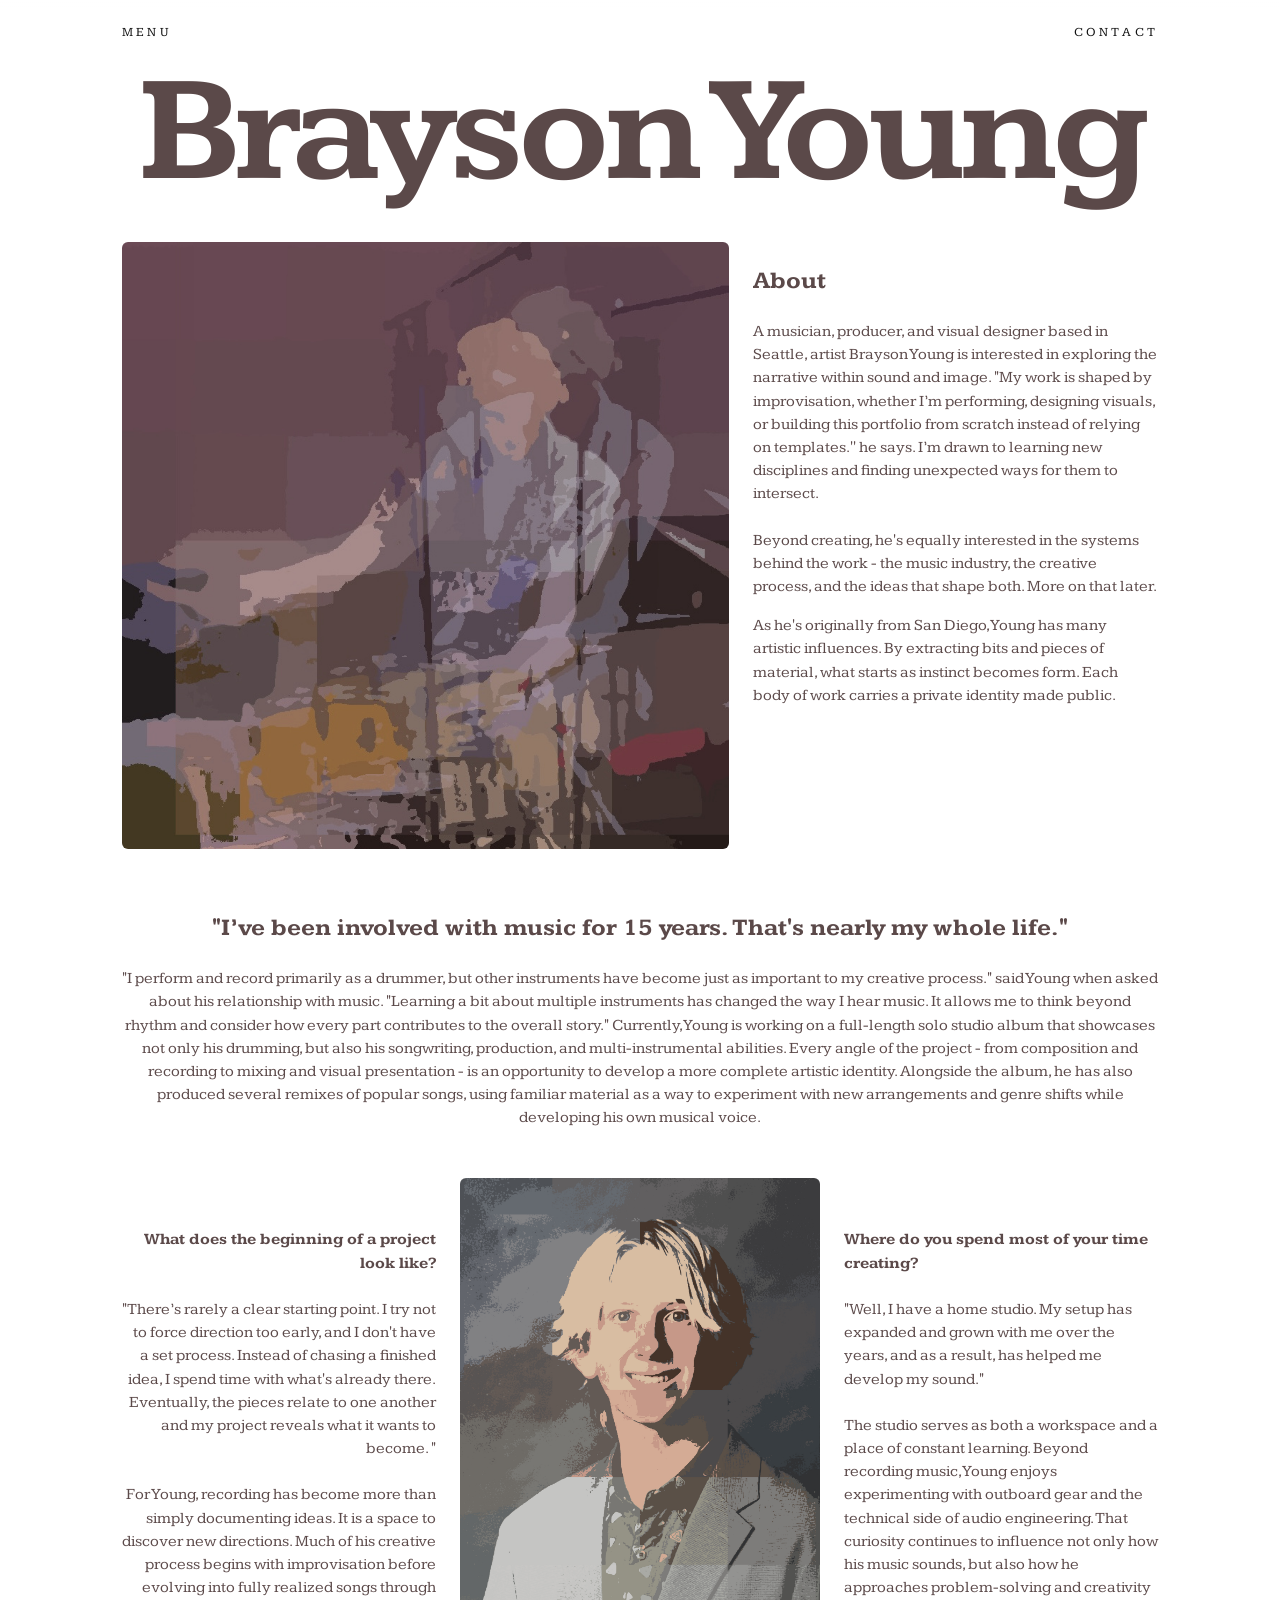
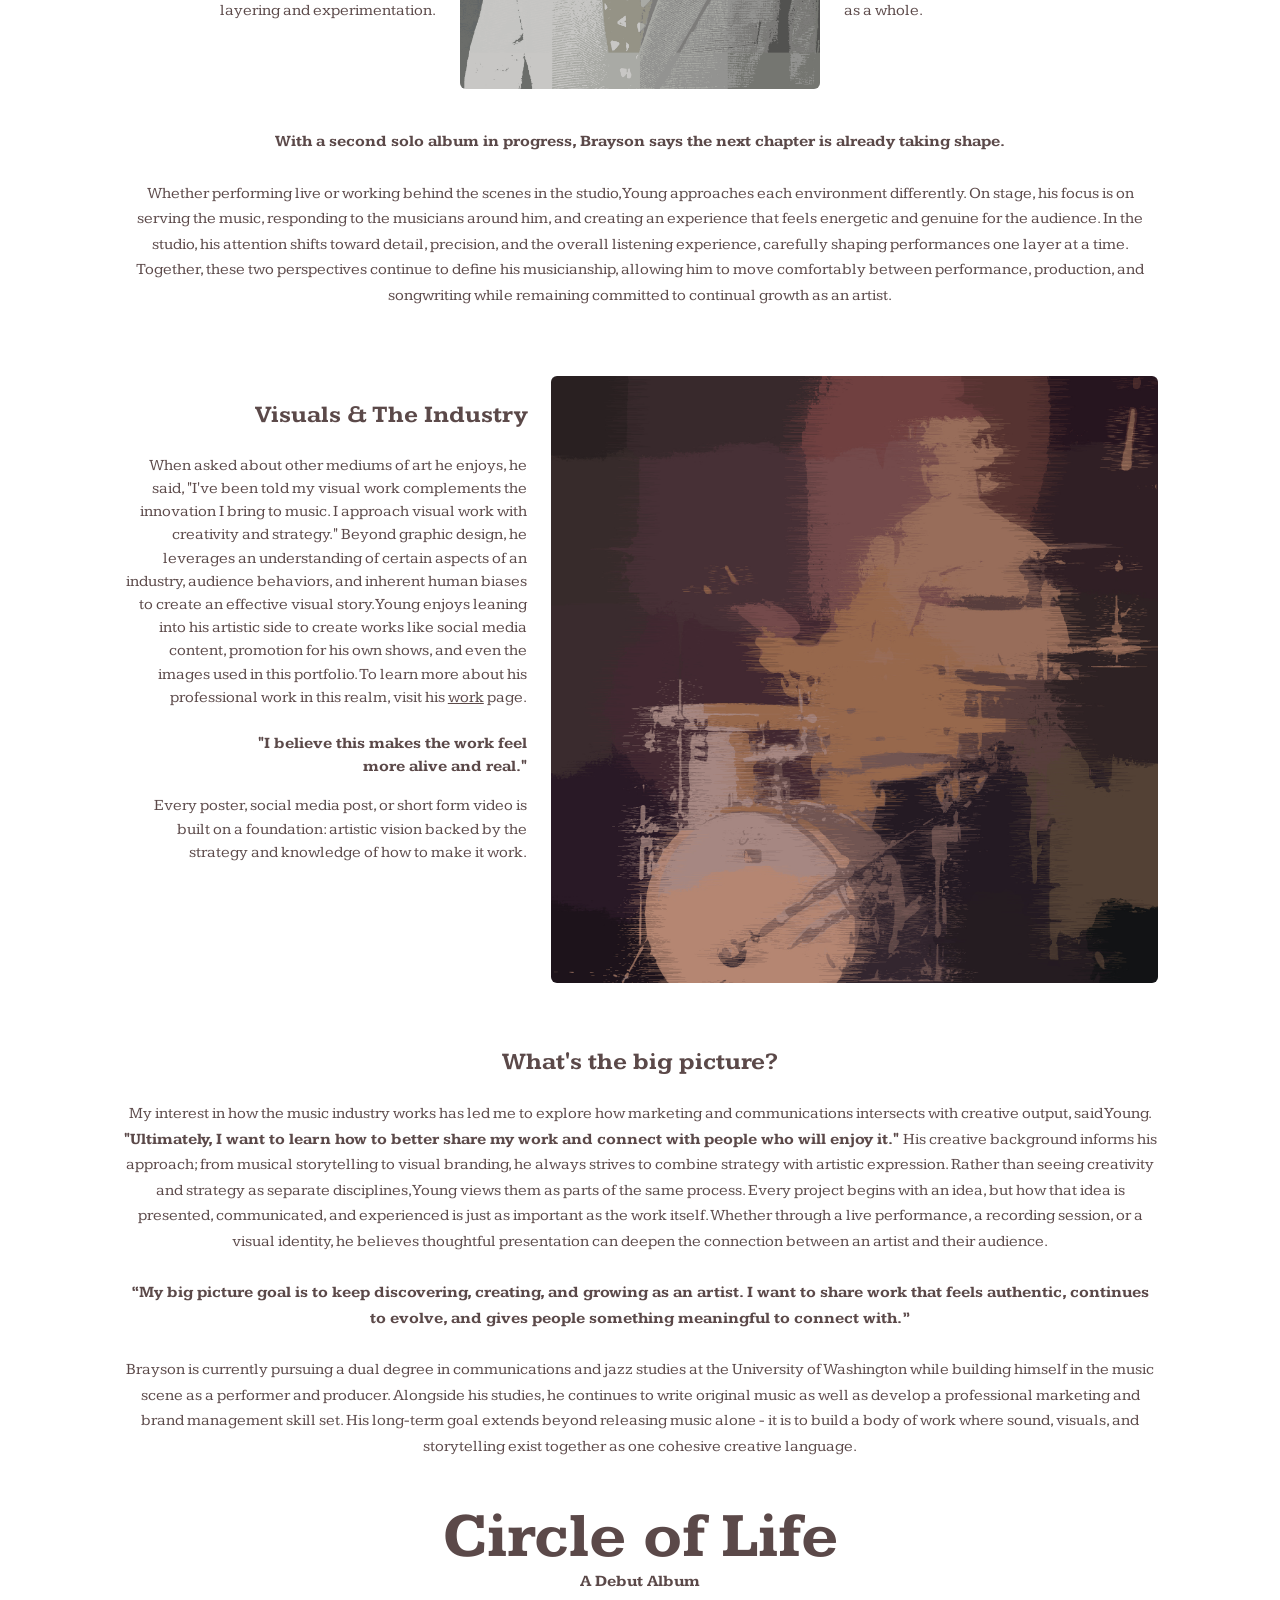
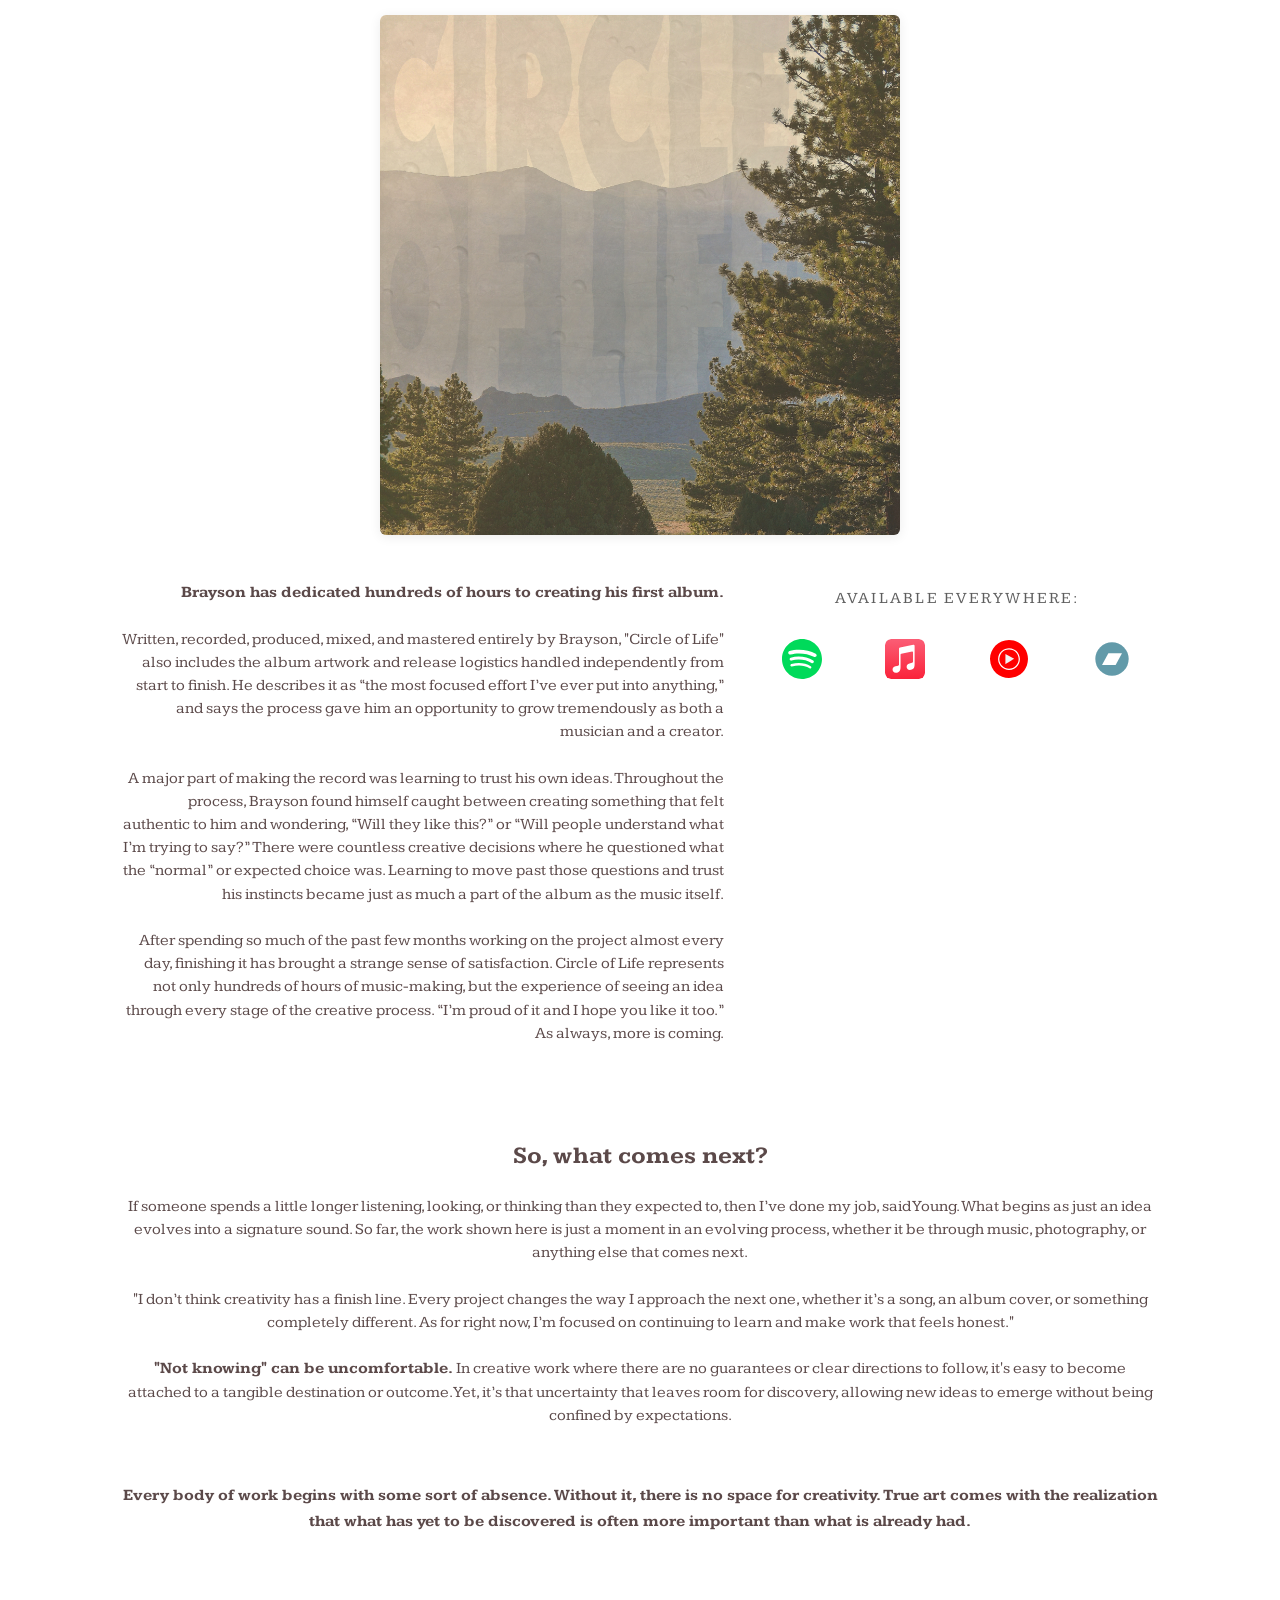
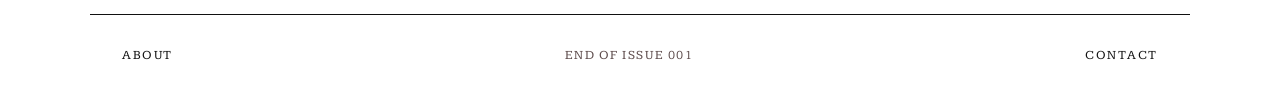
<file: index.html>
<!DOCTYPE html>
<html lang="en">
  <head>
<!-- Google tag (gtag.js) -->
<script async src="https://www.googletagmanager.com/gtag/js?id=G-VH6PL3EELV"></script>
<script>
  window.dataLayer = window.dataLayer || [];
  function gtag(){dataLayer.push(arguments);}
  gtag('js', new Date());

  gtag('config', 'G-VH6PL3EELV');
</script>







    <meta charset="UTF-8" />
    <meta name="viewport" content="width=device-width, initial-scale=1.0" />
    <title>Brayson Young</title>
    <link rel="stylesheet" href="styles.css" />
  </head>
  <body>


<header class="masthead masthead-page">
  <div class="masthead-inner">
    <div class="masthead-left">
      <div class="page-menu">
        <button class="masthead-menu-toggle" type="button" aria-label="Open page menu" aria-expanded="false">
          MENU
        </button>
        <div class="masthead-menu-panel">
          <a href="index.html">HOME</a>
          <a href="work.html">WORK</a>
          <button type="button" class="about-toggle">ABOUT</button>
          <button type="button" class="masthead-contact-link">CONTACT</button>
          
        </div>
      </div>
    </div>

    <div class="contact-links" aria-label="Contact links">
      <button class="contact-toggle" type="button" aria-haspopup="dialog" aria-controls="contact-modal" aria-expanded="false">
        contact
      </button>
    </div>
  </div>
</header>

<header class="masthead masthead-fixed">
  <div class="masthead-inner">
    <div class="masthead-left">
      <div class="page-menu">
        <button class="masthead-menu-toggle" type="button" aria-label="Open page menu" aria-expanded="false">
          MENU
        </button>
        <div class="masthead-menu-panel">
          <a href="index.html">HOME</a>
          <a href="work.html">WORK</a>
          <button type="button" class="about-toggle">ABOUT</button>
          <button type="button" class="masthead-contact-link">CONTACT</button>

        </div>
      </div>
    </div>

    <div class="contact-links" aria-label="Contact links">
      <button class="contact-toggle" type="button" aria-haspopup="dialog" aria-controls="contact-modal" aria-expanded="false">
        contact
      </button>
    </div>
  </div>
</header>































        
       <div class="contact-backdrop" hidden></div>

<section class="contact-overlay" id="contact-overlay" hidden>

  <div class="contact-content">

    <button class="contact-close" aria-label="Close contact">

      <img src="Assets/close.svg" alt="Close">

    </button>

  

    <h2>

      I'd love to hear from you.

    </h2>

    <div class="contact-list">
      <a href="mailto:braysonyoung@icloud.com" class="contact-item-row" target="_blank" rel="noopener noreferrer">
        <span class="contact-icon-wrap">
          <img src="Assets/gmail.svg" alt="Email" />
        </span>
        <span class="contact-item-text">
          
          <span class="contact-item-value">braysonyoung@icloud.com</span>
        </span>
      </a>

      <a href="https://www.instagram.com/brayson.young/" class="contact-item-row" target="_blank" rel="noopener noreferrer">
        <span class="contact-icon-wrap">
          <img src="Assets/instagram.svg" alt="Instagram" />
        </span>
        <span class="contact-item-text">
       
          <span class="contact-item-value">@brayson.young</span>
        </span>
      </a>

      <a href="https://www.linkedin.com/in/braysonyoung/" class="contact-item-row" target="_blank" rel="noopener noreferrer">
        <span class="contact-icon-wrap">
          <img src="Assets/linkedin2.svg" alt="LinkedIn" />
        </span>
        <span class="contact-item-text">
         
          <span class="contact-item-value">in/braysonyoung</span>
        </span>
      </a>

      <a href="https://open.spotify.com/artist/2t5Na7I6xN3SGVdYwlL0uq?si=f_QqPJz_QNK1GCyZ9EWjBg" class="contact-item-row" target="_blank" rel="noopener noreferrer">
        <span class="contact-icon-wrap">
          <img src="Assets/spotify2.svg" alt="Music" />
        </span>
        <span class="contact-item-text">
         
          <span class="contact-item-value">"Brayson Young"</span>
        </span>
      </a>

      <a href="Assets/Brayson Young Resume.pdf.pdf" class="contact-item-row" target="_blank" rel="noopener noreferrer">
        <span class="contact-icon-wrap">
          <img src="Assets/download.svg" alt="Download" />
        </span>
        <span class="contact-item-text">
         
          <span class="contact-item-value">Download Resume </span>
        </span>
      </a>
    </div>



<p class="contact-credit">Based in Seattle, WA</p>

  </div>

</section>














































    <main class="magazine">

      











<h1>Brayson Young</h1>
      

      <section class="feature">
        <img src="Images/anothercooldrums3.jpg" alt="Brayson Young at the drums" />
        <div class="feature-copy">
          <h2>About</h2>
          <p>
            A musician, producer, and visual designer based in Seattle, 
            artist Brayson Young is interested in 
            exploring the narrative within sound and image. 
            "My work is shaped by improvisation, whether I’m performing, 
            designing visuals, or building this portfolio from scratch 
            instead of relying on templates.'' he says. I’m drawn to learning new 
            disciplines and finding unexpected ways for them to intersect. 
            <br><br>
            Beyond creating, he's equally interested in the systems behind the 
            work - the music industry, the creative process, and the ideas that 
            shape both. More on that later. </p>
          <p>As he's originally from San Diego, Young has many artistic influences. 
            By extracting bits and pieces of material, what starts as instinct becomes form. 
            Each body of work carries a private identity made public.</p>
        </div>
      </section>


      <section class="essay">
        <h2>"I’ve been involved with music for 15 years. 
          That's nearly my whole life."</h2>
        <p> "I perform and record primarily as a 
          drummer, but other instruments
          have become just as important to my creative process." said 
          Young when asked about his relationship with music. 
          "Learning a bit about multiple instruments has changed the way I hear music. 
          It allows me to think beyond rhythm and consider how every 
          part contributes to the overall story."
          Currently, Young is working on a full-length solo studio 
          album that showcases not only his drumming, but also his 
          songwriting, production, and multi-instrumental abilities. 
          Every angle of the project - from composition and recording 
          to mixing and visual presentation - is an opportunity to 
          develop a more complete artistic identity. Alongside 
          the album, he has also produced several remixes of 
          popular songs, using familiar material as a way to 
          experiment with new arrangements and 
          genre shifts while developing his own musical voice. 
      </section>

      
      <section class="album-section">
        
        <div class="album-layout">
          <div class="feature-copy">
            <p style="text-align: right;">

          <strong>
          What does the beginning of a project look like? 
      
          </strong>


          <br><br>


          "There’s rarely a clear starting point. I try not to force 
          direction too early, and I don't have a set process.
          Instead of chasing a finished idea, I spend time with what's already there. 
          Eventually, the pieces relate 
          to one another and my project reveals what it wants to become. 
          "
<br><br>
              For Young, recording has become more than simply documenting ideas. 
              It is a space to discover new directions. 
              Much of his creative process begins with improvisation before 
               evolving into fully realized songs through 
              layering and experimentation.
            </p>
          </div>

          <div class="album-cover">
            <img src="Images/headshot.cool.jpg" alt="Headshot Cool" />
          </div>

          <div class="feature-copy">
            <p>
            <strong>
          Where do you spend most of your time creating?
          </strong>
          <br><br>
        "Well, I have a home studio.  
          My setup has expanded 
          and grown with me over the years, and as a result, has 
          helped me develop my sound."  
        <br><br>
        The studio serves as both a workspace and a place of 
        constant learning. Beyond recording music, 
        Young enjoys experimenting with outboard gear and the technical side of 
        audio engineering. That curiosity continues to 
        influence not only how his music sounds, but also 
        how he approaches problem-solving and creativity as a whole.
            </p>
          </div>
        </div>
      </section>

      <section class="essay">
        <strong>
        With a second solo album in progress, Brayson says the next chapter is already taking shape.
        </strong>

        <br><br>
        Whether performing live or working behind the scenes in the studio, 
        Young approaches each environment differently. On stage, his 
        focus is on serving the music, responding to the musicians around 
        him, and creating an experience that feels energetic and genuine 
        for the audience. In the studio, his attention shifts toward detail, 
        precision, and the overall listening experience, carefully 
        shaping performances one layer at a time. Together, these two 
        perspectives continue to define his musicianship, allowing 
        him to move comfortably between performance, production, 
        and songwriting while remaining committed to continual growth as an artist.</p>
</section>

<br>
      <section class="feature feature-reverse">
        <div class="feature-copy">
          <h2>Visuals & The Industry </h2>
          <p>When asked about other mediums of art he enjoys, 
            he said, "I've been told my visual work complements the innovation I bring to music. 
            I approach visual work with creativity and strategy." 
            Beyond graphic design, 
            he leverages an understanding of certain aspects of an industry, 
            audience behaviors, and inherent human biases to create an effective 
            visual story. Young enjoys leaning into 
            his artistic side to create works like social media content, promotion for his own shows, 
            and even the images used in this portfolio. To learn more about his professional work in this realm, visit his <a href="work.html"> <u>work</u></a> page. 
            <br><br>

            <strong>"I believe this 
            makes the work feel <br> more alive and real."</strong>
             <p>Every poster, social 
            media post, or short form video is built on a foundation: 
            artistic vision backed by the strategy and knowledge of how to make it work.</p>
      
        </div>
        <img src="Images/braysondrums1cool3.jpg" alt="art" />
      </section>


      <section class="essay">
        <p>
          
          <h2>
            What's the big picture?
          </h2>
          
          My interest in how the music industry works has led me to explore how 
          marketing and communications intersects with creative output, said Young. 
          <b>"Ultimately, I want to learn how to better share my work and connect 
          with people who will enjoy it." </b>

          His creative background informs his approach; 
          from musical storytelling to visual branding, he always strives to 
          combine strategy with artistic expression. Rather than seeing creativity and 
          strategy as separate disciplines, Young views them as parts of the same process. 
          Every project begins with an idea, but how that idea is presented, 
          communicated, and experienced is just as important as the work itself. 
          Whether through a live performance, a recording session, or a visual 
          identity, he believes thoughtful presentation can deepen the 
          connection between an artist and their audience.  
          <br><br>

          <strong>
          “My big picture goal is to keep discovering, creating, and growing as an artist.
          I want to share work that feels authentic, continues to evolve, and gives people 
          something meaningful to connect with.”
          </strong>

          <br><br>
          Brayson is currently pursuing 
          a dual degree in communications and jazz studies at the 
          University of Washington while building himself in the music scene 
          as a performer and producer. Alongside his studies, he continues to 
          write original music as well as develop a professional
          marketing and brand management skill set. 
          His long-term goal extends beyond releasing music alone - it is 
          to build a body of work where sound, visuals, and storytelling 
          exist together as one cohesive creative language.

          
        </p>

      </section>

     





























  

    


      <section class="album-section">
        <h2 >Circle of Life</h2>
        <h3 class="album-subtitle"> A Debut Album </h3>

    

</section>






       







          <div class="album-cover">
            <div class="album-visual">
              <img src="Images/CircleofLifeCover.jpg"  alt="Circle of Life album cover" />
            </div>
          </div>



<br><br>




          
        </div>

      
      </section>

      <section class="essay">
        <div class="album-description-layout">
          <div class="album-description-copy">
            <p>
              <strong>Brayson has dedicated hundreds of hours to creating his first album. </strong>
            <br><br>
            Written, recorded, produced, mixed, and mastered entirely by Brayson, "Circle of Life" also includes the album artwork and release logistics handled independently from start to finish. He describes it as “the most focused effort I’ve ever put into anything,” and says the process gave him an opportunity to grow tremendously as both a musician and a creator.
          <br><br>
          A major part of making the record was learning to trust his own ideas. Throughout the process, Brayson found himself caught between creating something that felt authentic to him and wondering, “Will they like this?” or “Will people understand what I’m trying to say?” There were countless creative decisions where he questioned what the “normal” or expected choice was. Learning to move past those questions and trust his instincts became just as much a part of the album as the music itself.
          <br><br>
          After spending so much of the past few months working on the project almost every day, finishing it has brought a strange sense of satisfaction. Circle of Life represents not only hundreds of hours of music-making, but the experience of seeing an idea through every stage of the creative process. “I’m proud of it and I hope you like it too.” As always, more is coming.
            </p>
          </div>
          <div class="album-spotify-player">
            <div class="streaming-links">
              <p class="streaming-heading">Available Everywhere:</p>
              <a class="contact-item-row streaming-link" href="https://open.spotify.com/artist/2t5Na7I6xN3SGVdYwlL0uq" target="_blank" rel="noopener noreferrer" aria-label="Listen on Spotify" title="Spotify">
                <span class="contact-icon-wrap"><img src="Assets/spotify1.svg" alt="" /></span>
              </a>
              <a class="contact-item-row streaming-link" href="https://music.apple.com/us/artist/brayson-young/6819363302" target="_blank" rel="noopener noreferrer" aria-label="Listen on Apple Music" title="Apple Music">
                <span class="contact-icon-wrap"><img src="Assets/applemusic.svg" alt="" /></span>
              </a>
              <a class="contact-item-row streaming-link" href="https://music.youtube.com/channel/UCRuGa4MeqJ4D4slOYz_-qcw" target="_blank" rel="noopener noreferrer" aria-label="Listen on YouTube Music" title="YouTube Music">
                <span class="contact-icon-wrap"><img src="Assets/youtubemusic.svg" alt="" /></span>
              </a>
              <a class="contact-item-row streaming-link" href="https://braysonyoung.bandcamp.com" target="_blank" rel="noopener noreferrer" aria-label="Listen on Bandcamp" title="Bandcamp">
                <span class="contact-icon-wrap"><img src="Assets/bandcamp2.svg" alt="" /></span>
              </a>
            </div>
            <iframe data-testid="embed-iframe" style="border-radius:12px" src="https://open.spotify.com/embed/album/5DuOTbrf1OaR1ZPpojddCp?utm_source=generator&amp;theme=0&amp;si=e24173ead9794031" width="100%" height="352" frameBorder="0" allowfullscreen="" allow="autoplay; clipboard-write; encrypted-media; fullscreen; picture-in-picture" loading="lazy"></iframe>
          </div>
        </div>
      </section>

 
  

  
  









































        































<section class="essay">
  <h2>So, what comes next? </h2>
  <p>

            If someone spends a little longer listening, looking, or 
            thinking than they expected to, then I’ve done my job, said Young.
          What begins as just an idea evolves into a signature sound. 
            So far, the work shown here 
            is just a moment in an evolving process, whether it be through 
            music, photography, or anything else that comes next.
            <br><br>
            "I don’t think creativity has a finish line. 
            Every project changes the way I approach the next one, 
            whether it’s a song, an album cover, or something completely 
            different. As for right now, I’m focused on continuing to
             learn and make work that feels honest." 
            
             <br><br>

             <strong>"Not knowing" can be uncomfortable.</strong>
           
            In creative work where 
            there are no guarantees or clear directions to follow, it's easy 
            to become attached to a tangible destination or outcome. 
            Yet, it’s that uncertainty that 
            leaves room for discovery, allowing new ideas to emerge 
            without being confined by expectations.
            
            </p>
        </div>
</section>



<section class="essay">
          
            <strong>
            Every body of work begins with some sort of absence. Without it, 
            there is no space for creativity. 
            True art comes with the realization that 
            what has yet to be discovered is often more important than what
            is already had.  
            </strong>


            
          </p>



































    </main>

    <footer class="site-footer">

  <div class="footer-inner">

    <button class="about-toggle" type="button">

    <p class="issue-end">
      about
    </p>
    </button>

    <p class="issue-end">
      end of issue 001
    </p>

    <button class="contact-toggle footer-contact" type="button">

    <p class="issue-end">
      contact
    </p>
    </button>

  </div>



</footer>






















<button class="back-to-top" aria-label="Back to top">
  <span class="reading-percentage">0%</span>
</button>



<div class="corner-menu">
  <div class="menu-items">

    <!--about-->
<button class="menu-icon about-menu-button" aria-label="About">
      <img src="Assets/about.svg" alt="About">
    </button>
    <!-- Contact -->
    <button class="menu-icon contact-menu-button" aria-label="Contact">
      <img src="Assets/mail.svg" alt="Contact">
    </button>
    <!-- Share -->
    <button class="menu-icon share-button" aria-label="Share">
      <img src="Assets/send.svg" alt="Share">
    </button>
    
  </div>
  <!-- Hamburger -->
  <button class="menu-toggle" aria-label="Open menu">
    <span></span>
    <span></span>
  </button>
</div>








<!-- About Overlay -->

<div class="about-backdrop" hidden></div>

<section class="about-overlay" id="about-overlay" hidden>

  <div class="about-content">

    <button class="about-close" aria-label="Close about">

      <img src="Assets/close.svg" alt="Close about">    

    </button>

    <h2>

      Issue 001:
      Rhythm and Image

    </h2>

    <p>

      This website is a digital publication exploring the

      relationship between music, visual art, and creative

      process. It also serves as a portfolio for my work.

    </p>


    <p class="about-credit">

      © 2026 Brayson Young
      <br>
      All Rights Reserved

    </p>

  </div>

</section>

<div class="popup-backdrop" hidden></div>

<section class="popup-window" id="popup-window" hidden>

  <div class="popup-card">
    <button class="popup-close" aria-label="Close welcome message">
      <img src="Assets/close.svg" alt="Close welcome message">
    </button>

    <div class="popup-content">
      <h2>"Circle of Life" is out now!"</h2>

      <div class="popup-album">
        <img src="Images/CircleofLifeCover.jpg" alt="Circle of Life album cover" />
       
      </div>

      <p>
        Check out my debut album below: 
        <br>
      </p>

      <div class="popup-streaming-links" aria-label="Music profiles">
        <a
          class="popup-streaming-link"
          href="https://open.spotify.com/artist/2t5Na7I6xN3SGVdYwlL0uq"
          target="_blank"
          rel="noopener noreferrer"
          aria-label="Brayson Young on Spotify"
          title="Spotify"
        >
          <img src="Assets/spotify1.svg" alt="" />
        </a>
        <a
          class="popup-streaming-link"
          href="https://music.apple.com/us/artist/brayson-young/6819363302"
          target="_blank"
          rel="noopener noreferrer"
          aria-label="Brayson Young on Apple Music"
          title="Apple Music"
        >
          <img src="Assets/applemusic.svg" alt="" />
        </a>
        <a
          class="popup-streaming-link"
          href="https://music.youtube.com/channel/UCRuGa4MeqJ4D4slOYz_-qcw"
          target="_blank"
          rel="noopener noreferrer"
          aria-label="Brayson Young on YouTube Music"
          title="YouTube Music"
        >
          <img src="Assets/youtubemusic.svg" alt="" />
        </a>
        <a
          class="popup-streaming-link"
          href="https://braysonyoung.bandcamp.com"
          target="_blank"
          rel="noopener noreferrer"
          aria-label="Brayson Young on Bandcamp"
          title="Bandcamp"
        >
          <img src="Assets/bandcamp2.svg" alt="" />
        </a>
      </div>


      
      
      
    </div>
  </div>

</section>





























































    <script>

/* =========================
   SEMI-STICKY MASTHEAD
========================= */

const fixedHeader = document.querySelector(".masthead-fixed");

let lastScroll = 0;

window.addEventListener("scroll", () => {

  if (!fixedHeader) return;

  const currentScroll = window.scrollY;

  if (currentScroll < 200) {

    fixedHeader.classList.remove("visible");

  } 
  
  else if (currentScroll < lastScroll) {

    fixedHeader.classList.add("visible");

  } 
  
  else {

    fixedHeader.classList.remove("visible");

  }

  lastScroll = currentScroll;

});



/* =========================
   YEAR
========================= */

const yearElement = document.getElementById("year");

if (yearElement) {

  yearElement.textContent = new Date().getFullYear();

}



/* =========================
   CONTACT POPUP
========================= */

const contactButtons = document.querySelectorAll(".contact-toggle");

const contactOverlay = document.querySelector("#contact-overlay");

const contactBackdrop = document.querySelector(".contact-backdrop");

const contactClose = document.querySelector(".contact-close");


function openContact() {

  if (!contactOverlay || !contactBackdrop) return;

  contactOverlay.hidden = false;

  contactBackdrop.hidden = false;


  setTimeout(() => {

    contactOverlay.classList.add("visible");

    contactBackdrop.classList.add("visible");

  }, 10);

}


function closeContact() {

  if (!contactOverlay || !contactBackdrop) return;


  contactOverlay.classList.remove("visible");

  contactBackdrop.classList.remove("visible");


  setTimeout(() => {

    contactOverlay.hidden = true;

    contactBackdrop.hidden = true;

  }, 450);

}


contactButtons.forEach(button => {

  button.addEventListener("click", openContact);

});


if (contactClose) {

  contactClose.addEventListener("click", closeContact);

}


if (contactBackdrop) {

  contactBackdrop.addEventListener("click", closeContact);

}


if (contactOverlay) {

  contactOverlay.addEventListener("click", (event) => {

    if (event.target === contactOverlay) {

      closeContact();

    }

  });

}



/* =========================
   ABOUT POPUP
========================= */

const aboutButtons = document.querySelectorAll(".about-toggle");

const aboutMenuButton = document.querySelector(".about-menu-button");

if (aboutMenuButton) {

  aboutMenuButton.addEventListener("click", openAbout);

}

const aboutOverlay = document.querySelector("#about-overlay");

const aboutBackdrop = document.querySelector(".about-backdrop");

const aboutClose = document.querySelector(".about-close");


function openAbout() {

  if (!aboutOverlay || !aboutBackdrop) return;


  aboutOverlay.hidden = false;

  aboutBackdrop.hidden = false;


  setTimeout(() => {

    aboutOverlay.classList.add("visible");

    aboutBackdrop.classList.add("visible");

  }, 10);

}


function closeAbout() {

  if (!aboutOverlay || !aboutBackdrop) return;


  aboutOverlay.classList.remove("visible");

  aboutBackdrop.classList.remove("visible");


  setTimeout(() => {

    aboutOverlay.hidden = true;

    aboutBackdrop.hidden = true;

  }, 450);

}


/* =========================
   WELCOME POPUP
========================= */

const popupWindow = document.querySelector("#popup-window");
const popupBackdrop = document.querySelector(".popup-backdrop");
const popupClose = document.querySelector(".popup-close");
const popupButton = document.querySelector(".popup-button");

function openPopup() {

  if (!popupWindow || !popupBackdrop) return;

  popupWindow.hidden = false;
  popupBackdrop.hidden = false;

  setTimeout(() => {
    popupWindow.classList.add("visible");
    popupBackdrop.classList.add("visible");
  }, 10);

}

function closePopup() {

  if (!popupWindow || !popupBackdrop) return;

  popupWindow.classList.remove("visible");
  popupBackdrop.classList.remove("visible");

  setTimeout(() => {
    popupWindow.hidden = true;
    popupBackdrop.hidden = true;
  }, 450);

}

if (popupClose) {
  popupClose.addEventListener("click", closePopup);
}

if (popupButton) {
  popupButton.addEventListener("click", closePopup);
}

if (popupBackdrop) {
  popupBackdrop.addEventListener("click", closePopup);
}

if (popupWindow) {
  popupWindow.addEventListener("click", (event) => {
    if (event.target === popupWindow) {
      closePopup();
    }
  });
}

if (window.location.pathname.endsWith("/index.html") || window.location.pathname === "/" || window.location.pathname === "") {
  setTimeout(() => {
    openPopup();
  }, 2200);
}


aboutButtons.forEach(button => {

  button.addEventListener("click", openAbout);

});


if (aboutClose) {

  aboutClose.addEventListener("click", closeAbout);

}


if (aboutBackdrop) {

  aboutBackdrop.addEventListener("click", closeAbout);

}


if (aboutOverlay) {

  aboutOverlay.addEventListener("click", (event) => {

    if (event.target === aboutOverlay) {

      closeAbout();

    }

  });

}



/* =========================
   ESCAPE CLOSES POPUPS
========================= */

document.addEventListener("keydown", (event) => {

  if (event.key === "Escape") {

    closeAbout();

    closeContact();

  }

});



/* =========================
   BACK TO TOP + CORNER MENU
========================= */

const backToTop = document.querySelector(".back-to-top");

const cornerMenu = document.querySelector(".corner-menu");


window.addEventListener("scroll", () => {


  if (window.scrollY > 600) {


    if (backToTop) {

      backToTop.classList.add("visible");

    }


    if (cornerMenu) {

      cornerMenu.classList.add("visible");

    }


  } 
  
  else {


    if (backToTop) {

      backToTop.classList.remove("visible");

    }


    if (cornerMenu) {

      cornerMenu.classList.remove("visible");

    }


  }


});



if (backToTop) {

  backToTop.addEventListener("click", () => {

    window.scrollTo({

      top: 0,

      behavior: "smooth"

    });

  });

}



/* =========================
   READING PERCENTAGE
========================= */

const percentageText = document.querySelector(".reading-percentage");


function updateReadingProgress() {

  if (!percentageText) return;


  const scrollTop = window.scrollY;

  const documentHeight =
    document.documentElement.scrollHeight - window.innerHeight;


  const percentage =
    Math.round((scrollTop / documentHeight) * 100);


  percentageText.textContent = percentage + "%";

}


window.addEventListener("scroll", updateReadingProgress);

updateReadingProgress();



/* =========================
   TOP-LEFT PAGE MENU + CORNER MENU
========================= */

const mastheadMenuButtons = document.querySelectorAll(".masthead-menu-toggle");
const pageMenus = document.querySelectorAll(".page-menu");
const cornerMenuToggle = document.querySelector(".corner-menu .menu-toggle");
const shareButton = document.querySelector(".share-button");
const menuContactButton = document.querySelector(".contact-menu-button");
const mastheadContactButtons = document.querySelectorAll(".masthead-contact-link");

mastheadContactButtons.forEach((button) => {
  button.addEventListener("click", () => {
    openContact();
  });
});

mastheadMenuButtons.forEach((toggle) => {
  toggle.addEventListener("click", (event) => {
    event.preventDefault();
    event.stopPropagation();

    const menu = toggle.closest(".page-menu");
    if (!menu) return;

    const willOpen = !menu.classList.contains("open");
    pageMenus.forEach((item) => item.classList.remove("open"));

    if (willOpen) {
      menu.classList.add("open");
      toggle.setAttribute("aria-expanded", "true");
    } else {
      toggle.setAttribute("aria-expanded", "false");
    }
  });
});

document.addEventListener("click", (event) => {
  pageMenus.forEach((menu) => {
    if (!menu.contains(event.target)) {
      menu.classList.remove("open");
      const toggle = menu.querySelector(".masthead-menu-toggle");
      if (toggle) toggle.setAttribute("aria-expanded", "false");
    }
  });
});

if (cornerMenuToggle && cornerMenu) {
  cornerMenuToggle.addEventListener("click", () => {
    cornerMenu.classList.toggle("open");
  });
}

document.addEventListener("click", (event) => {
  mastheadDropdowns.forEach((dropdown) => {
    if (!dropdown.contains(event.target)) {
      dropdown.classList.remove("open");
      const toggle = dropdown.querySelector(".masthead-menu-toggle");
      if (toggle) toggle.setAttribute("aria-expanded", "false");
    }
  });
});

if (shareButton) {

  shareButton.addEventListener("click", async () => {


    if (navigator.share) {


      await navigator.share({

        title: document.title,

        url: window.location.href

      });


    } 
    
    else {


      navigator.clipboard.writeText(window.location.href);


    }


  });

}



if (menuContactButton) {

  menuContactButton.addEventListener("click", () => {

    openContact();

  });

}






document.querySelectorAll(".masthead-menu-panel a, .masthead-menu-panel button").forEach((item) => {
  item.addEventListener("click", () => {
    const menu = item.closest(".page-menu");
    if (!menu) return;

    menu.classList.remove("open");

    const toggle = menu.querySelector(".masthead-menu-toggle");
    if (toggle) {
      toggle.setAttribute("aria-expanded", "false");
    }
  });
});








/* =========================
   CAROUSEL
========================= */

document.addEventListener("DOMContentLoaded", () => {



  const carousel =

    document.querySelector(".poster-carousel .carousel-track");

  const prevButton =

    document.querySelector(".carousel-prev");

  const nextButton =

    document.querySelector(".carousel-next");

  if (!carousel || !prevButton || !nextButton) return;



  window.addEventListener("load", () => {

  carousel.scrollTo({

    left: 0,

    behavior: "instant"

  });

});



  function getScrollAmount() {

    const card =

      carousel.querySelector(".poster-card");

    if (!card) return 244;

    const gap =

      parseInt(

        window.getComputedStyle(carousel).gap,

        10

      ) || 24;

    return card.offsetWidth + gap;

  }

  function updateButtons() {

  const maxScroll = carousel.scrollWidth - carousel.clientWidth;

  if (carousel.scrollLeft <= 5) {

    prevButton.classList.add("hidden");

  } else {

    prevButton.classList.remove("hidden");

  }

  if (carousel.scrollLeft >= maxScroll - 5) {

    nextButton.classList.add("hidden");

  } else {

    nextButton.classList.remove("hidden");

  }

}

  prevButton.addEventListener("click", () => {

    carousel.scrollBy({

      left: -getScrollAmount(),

      behavior: "smooth"

    });

  });

  nextButton.addEventListener("click", () => {

    carousel.scrollBy({

      left: getScrollAmount(),

      behavior: "smooth"

    });

  });

  // Update while scrolling

  carousel.addEventListener("scroll", updateButtons);

  // Update on resize

  window.addEventListener("resize", updateButtons);

  // Set initial state

  updateButtons();

});



</script>












  </body>
</html>
</file>
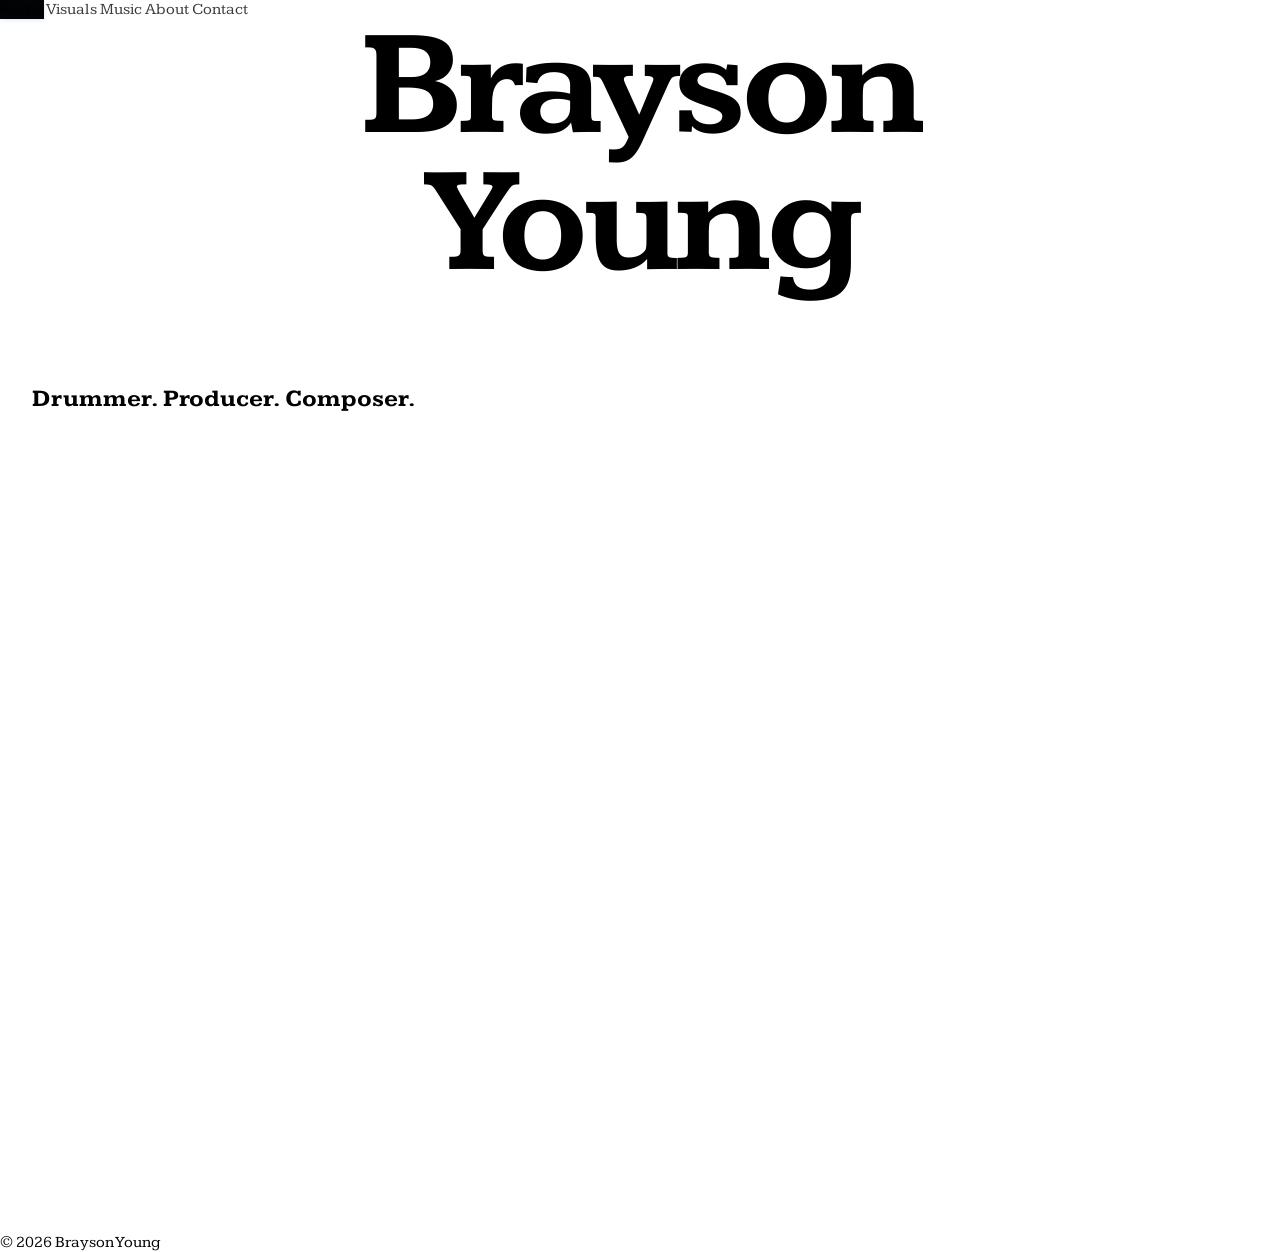
<file: home.html>
<!DOCTYPE html>
<html lang="en">
<head>
    <meta charset="UTF-8">
    <meta name="viewport" content="width=device-width, initial-scale=1.0">
    <link rel="preconnect" href="https://fonts.googleapis.com">
    <link rel="preconnect" href="https://fonts.gstatic.com" crossorigin>
    <link href="https://fonts.googleapis.com/css2?family=Caprasimo&family=Merriweather:ital,opsz,wght@0,18..144,300..900;1,18..144,300..900&family=Young+Serif&display=swap" rel="stylesheet">
    <title>Brayson Young</title>
    <link rel="stylesheet" href="styles.css">
    <style>
        body {
            background: none;
            color: #000000;
        }
        nav a {
            color: hsla(0, 0%, 0%, 0.774);
        }
        nav a.active {
            background: #020304;
            box-shadow: 0 1px 4px rgba(42,93,159,0.15);
        }
    </style>
</head>
<body class="home-page">

  <div class="bg-layer layer1"></div>
  <div class="bg-layer layer2"></div>
  <div class="bg-layer layer3"></div>
  <!-- rest of your content -->
</body>
    <nav>
        <a href="home.html" class="active">Home</a>
        <a href="visuals.html">Visuals</a>
        <a href="music.html">Music</a>
        <a href="about.html">About</a>
        <a href="contact.html">Contact</a>
    </nav>
    <header>
        <h1 class="home-title" >Brayson<br>Young</h1>
    </header>
    <main class="container">
        <!-- Main content goes here -->
        <h2>Drummer.  Producer.  Composer. </h2>
        
    </main>
    <footer>
        &copy; 2026 Brayson Young
    </footer>
</body>
</html>
</file>
<file: styles.css>
@import url("https://fonts.googleapis.com/css2?family=Kameron:wght@400;600;700&display=swap");

html, body {
  margin: 0;
  padding: 0;
  min-height: 100%;
  background: #ffffff;
  color: #5b4949;
  font-family: "Kameron", serif;
  p {
  font-size: 16px;
  line-height: 1.45;
}
}

body {
  overflow-x: hidden;


 

  -moz-osx-font-smoothing: grayscale;



animation: fadeIn 2s ease;

}

@keyframes fadeIn {

  from {

    opacity: 0;

  }

  to {

    opacity: 1;

  }


}










.blurred {
  filter: blur(12px);
}

.blur-text {
  filter: blur(12px);
}



.underline {
  text-decoration: underline;
}























.back-to-top {

  position: fixed;

  bottom: 2rem;

  left: 2rem;

  width: auto;

  height: auto;

  border: none;

  background: transparent;

  color: #111;

  display: flex;

  flex-direction: column;

  align-items: center;

  justify-content: center;

  gap: 0rem;

  cursor: pointer;

  opacity: 0;

  visibility: hidden;

  transform: translateY(10px);

  transition:

    opacity 0.4s ease,

    transform 0.4s cubic-bezier(.22,1,.36,1),

    visibility 0.4s ease;

  z-index: 20;


  border-radius: 5px;

  background: rgba(255,255,255,0.9);

  backdrop-filter: blur(8px);

  filter: drop-shadow(0 2px 8px rgba(0,0,0,0));

}

.back-to-top.visible {

  opacity: 1;

  visibility: visible;

  transform: translateY(0);

}

.back-to-top:hover {

  transform: translateY(-4px);

}

.back-to-top img {

  width: 38px;

  height: 38px;

}

.reading-percentage {

  font-size: 1rem;

  letter-spacing: 0.15em;

  text-transform: uppercase;

}







.corner-menu {

  position: fixed;

  left: auto;

  bottom: 2rem;

  right: 2rem;

  z-index: 20;

  display: flex;

  flex-direction: column;

  align-items: center;

  opacity: 0;

  visibility: hidden;

  transform: translateY(10px);

  transition:

    opacity 0.4s ease,

    transform 0.4s cubic-bezier(.22,1,.36,1),

    visibility 0.4s ease;

}


.corner-menu.visible {

  opacity: 1;

  visibility: visible;

  transform: translateY(0);

}

/* Main hamburger button */

.menu-toggle {

  width: auto;

  height: auto;

  padding: 0.65rem;

  border: none;

  background: rgba(255,255,255,0.9);

  backdrop-filter: blur(8px);

  display: flex;

  flex-direction: column;

  align-items: center;

  justify-content: center;

  gap: 6px;

  cursor: pointer;

  border-radius: 5px;

}


/* Hamburger lines */

.menu-toggle span {

  width: 20px;

  height: 2px;

  background: #111;

  transition: transform .3s ease;

}

/* Hidden menu buttons */

.menu-items {

  display: flex;

  flex-direction: column;

  align-items: center;

  gap: 14px;

  margin-bottom: 14px;

  opacity: 0;

  visibility: hidden;

  transform: translateY(10px);

  transition:

    opacity .4s ease,

    transform .4s cubic-bezier(.22,1,.36,1),

    visibility .4s ease;

}

/* Individual buttons */

.menu-icon {

  width: 32px;

  height: 32px;

  padding: 0;

  border: none;

  border-radius: 5px;

  background: rgba(255,255,255,0.9);

  backdrop-filter: blur(8px);

  display: flex;

  align-items: center;

  justify-content: center;

  cursor: pointer;

  transition: transform .3s ease;

}

.menu-icon img {

  width: 20px;

  height: 20px;

  object-fit: contain;

}

.menu-icon:hover {

  transform: translateY(-3px);

}

/* Expanded state */

.corner-menu.open .menu-items {

  opacity: 1;

  visibility: visible;

  transform: translateY(0);

}

/* Hamburger → X */

.corner-menu.open .menu-toggle span:first-child {

  transform: translateY(3.5px) rotate(45deg);

}

.corner-menu.open .menu-toggle span:last-child {

  transform: translateY(-3.5px) rotate(-45deg);

}





@media (max-width: 1220px) {

  .back-to-top,

  .corner-menu {

    display: none !important;

  }

}
































/* CONTACT BACKDROP */

.contact-backdrop {

  position: fixed;

  inset: 0;

  background: rgba(255, 255, 255, 0.2);

  backdrop-filter: blur(10px);

  -webkit-backdrop-filter: blur(10px);

  z-index: 30;

  opacity: 0;

  transition: opacity .4s ease;

}


.contact-backdrop.visible {

  opacity: 1;

}



/* CONTACT PAGE */

.contact-overlay {

  position: fixed !important;

  top: 0 !important;

  left: 0 !important;

  width: 100vw !important;

  height: 100dvh !important;

  padding: 0 1rem;

  box-sizing: border-box;

  background: rgba(255, 255, 255, 0.12);

  z-index: 999;

  display: flex;

  align-items: center;

  justify-content: center;

  opacity: 0;

  transform: translateY(20px);

  pointer-events: none;

  transition:

    opacity .45s ease,

    transform .45s cubic-bezier(.22,1,.36,1);

}


.contact-overlay.visible {

  opacity: 1;

  transform: translateY(0);

  pointer-events: auto;

}



/* CONTENT */

.contact-content {

  position: relative;

  width: min(90vw, 460px);

  max-height: min(90vh, 640px);
  overflow-y: auto;

  height: auto;

  padding: 2.5rem 1.5rem 1.5rem;

  box-sizing: border-box;

  text-align: center;

  color: inherit;

  line-height: 1.7;

  border: 1px solid rgba(17, 17, 17, 0.15);

  background: rgba(255, 255, 255, 1);

  border-radius: 18px;

  box-shadow: 0 18px 40px rgba(0, 0, 0, 0.08);

  overflow: auto;

}


.contact-toggle {

  border: none;

  background: transparent;

  padding: 0;

  margin: 0;

  color: #111111;

  font-family: inherit;

  font-size: 0.8rem;

  letter-spacing: 0.25em;

  text-transform: uppercase;

  cursor: pointer;

  appearance: none;

  -webkit-appearance: none;

  transition: opacity 0.2s ease;

}

.home-link {

  color: #111111;

  font-family: inherit;

  font-size: 0.8rem;

  letter-spacing: 0.25em;

  text-decoration: none;

  text-transform: uppercase;

  transition: opacity 0.2s ease;

}

.home-link:hover {

  opacity: 0.55;

}

.home-link:focus-visible {

  outline: 2px solid currentColor;

  outline-offset: 4px;

}

.contact-toggle:hover {

  opacity: 0.55;

}

.contact-toggle:focus-visible {

  outline: none;

}



.contact-label {

  font-size: 1.0925rem;

  letter-spacing: .2em;

  text-transform: uppercase;

  color: #000000;

  margin-bottom: 2rem;

}



.contact-content h2 {

  font-size: clamp(2.53rem);

  font-weight: 700;

  line-height: 1.1;

  color: #000;

  margin: 0 0 1.5rem;



}

.contact-list {

  display: flex;

  flex-direction: column;

  align-items: flex-start;

  gap: 0.75rem;

  margin: 1.5rem auto;

  width: fit-content;

}

.contact-item-row {

  display: flex;

  align-items: center;

  gap: 0.9rem;

  width: fit-content;

  max-width: 100%;

  padding: 0;

  border: none;

  background: transparent;

  border-radius: 0;

  text-align: left;

  transition: opacity 0.2s ease;

}

.contact-item-row:hover {

  opacity: 0.7;

  transform: none;

  box-shadow: none;

}

.contact-icon-wrap {

  width: 36px;

  height: 36px;

  display: flex;

  align-items: center;

  justify-content: center;

  flex-shrink: 0;

  border-radius: 0;

  background: transparent;

  overflow: visible;

}

.contact-icon-wrap img {

  width: 27px;

  height: 27px;

  display: block;

}

.contact-item-row[href*="linkedin"] .contact-icon-wrap {

  border-radius: 0;

  overflow: visible;

}

.contact-item-row[href*="linkedin"] .contact-icon-wrap {

  border-radius: 0;

  overflow: visible;

}

.contact-item-row[href*="linkedin"] .contact-icon-wrap img {

  width: 27px;

  height: 27px;

  object-fit: contain;

  border-radius: 0;

}

.contact-item-row[href^="mailto:"] .contact-icon-wrap img {

  width: 30px;

  height: 30px;

  object-fit: contain;

}

.contact-item-text {

  display: flex;

  flex-direction: column;

  min-width: 0;

  overflow: hidden;

}

.contact-item-label {

  font-size: 0.713rem;

  letter-spacing: 0.14em;

  text-transform: uppercase;

  color: #5e5e5e;

}

.contact-item-value {

  font-size: 1.058rem;

  color: #111111;

  white-space: normal;

  word-break: break-word;

}



/* LINKS */

.contact-links {

  display: flex;

  flex-direction: column;

  align-items: center;



}




.contact-row {

  color: #111;

  text-decoration: none;

  display: flex;

  flex-direction: column;

  align-items: center;

  gap: .3rem;

  margin-top: 3rem;

  margin-bottom: 1.5rem;

  transition: opacity .2s ease;



}



a {

  color: inherit;

  text-decoration: none; /* optional */

}

a:visited {

  color: inherit;

}



a:active {

  color: inherit;

}


.contact-row:hover {

  opacity: .6;

}


.contact-info {

  font-size: 1rem;



}



.contact-credit {

  margin-top: 1.5rem;

  font-size: .8rem !important;

  color: #777 !important;

  letter-spacing: .1em;

}



/* CLOSE BUTTON */

.contact-close {

  position: absolute;

  top: 0.9rem;

  right: 0.9rem;

  width: 2.1rem;

  height: 2.1rem;

  display: flex;

  align-items: center;

  justify-content: center;

  border: none;

  background: transparent;

  border-radius: 0;

  cursor: pointer;

}

.contact-close img {

  width: 16px;

  height: 16px;

}


















main {
  min-height: 100vh;
  background: #ffffff;
  padding: 2rem;
  box-sizing: border-box;
}


img {

  border-radius: 6px;

}

.magazine {
  max-width: 1100px;
  margin: 0 auto;
  padding-top: 55px;
}

.work-magazine {
  padding-bottom: 5rem;
  color: #4e3b59;
}

.work-magazine h1 {
  width: 100%;
  max-width: 1100px;
  margin: 0 auto 2.5rem;
  box-sizing: border-box;
  font-size: clamp(1.5rem, 9vw, 7.2rem);
  font-weight: 650;
  line-height: 1.1;
  letter-spacing: -0.04em;
  text-align: center;
  white-space: nowrap;
  overflow: hidden;
  text-overflow: clip;

}

.work-feature {
  margin-top: 1.5rem;
  margin-bottom: 4rem;
}

.section-label {
  margin: 0 0 1rem;
  font-size: 0.72rem;
  letter-spacing: 0.22em;
  text-transform: uppercase;
  color: #111111;
}

.instagram-chart-section {
  margin: 3rem 0 2rem;
}

.instagram-chart-header {
  margin-bottom: 1rem;
  text-align: center;
}

.instagram-chart-header h2 {
  margin: 0;
  font-size: clamp(2rem, 3vw, 3rem);
  line-height: 1.1;
  letter-spacing: -0.04em;
}

.instagram-chart-wrap {
  position: relative;
  width: 100%;
  max-width: 780px;
  margin: 0 auto;
  padding: 1.25rem 1rem 0.5rem;
  border-top: 1px solid rgba(17, 17, 17, 0.2);
  border-bottom: 1px solid rgba(17, 17, 17, 0.2);
  background: rgba(255, 255, 255, 0.5);
  box-sizing: border-box;
}

.instagram-chart-wrap canvas {
  display: block;
  width: 100% !important;
  height: 320px !important;
}

.instagram-chart-caption {
  max-width: 780px;
  margin: 0.6rem auto 0;
  color: rgba(17, 17, 17, 0.65);
  font-size: 0.75rem;
  text-align: center;
}

.stats-section {
  margin: 3rem 0 2rem;
}

.stats-grid {
  display: grid;
  grid-template-columns: repeat(auto-fit, minmax(200px, 1fr));
  gap: 2rem;
  width: 100%;
  max-width: 780px;
  margin: 0 auto;
  padding: 2rem 1rem;
  border-top: 1px solid rgba(17, 17, 17, 0.2);
  border-bottom: 1px solid rgba(17, 17, 17, 0.2);
  background: rgba(255, 255, 255, 0.5);
  box-sizing: border-box;
}

@media (max-width: 768px) {
  .stats-grid {
    grid-template-columns: repeat(2, minmax(0, 1fr));
    gap: 1rem 1.5rem;
    padding: 1.5rem 0.75rem;
  }

  .stat-card {
    min-width: 0;
  }
}

.stat-card {
  text-align: center;
}

.stat-value {
  font-size: clamp(2rem, 8vw, 2.5rem);
  font-weight: 600;
  line-height: 1;
  letter-spacing: -0.03em;
  margin-bottom: .25rem;
  color: #604466;
  text-transform: lowercase;
}

.stat-label {
  font-size: 0.75rem;
  letter-spacing: 0.1em;
  text-transform: uppercase;
  color: rgba(104, 61, 110, 0.7);
}

.metrics-description {
  width: 100%;
  max-width: 1100px;
  margin: 0rem auto 0;
  padding: 2rem 1rem;
  text-align: center;
  box-sizing: border-box;

}

.metrics-description p {
  margin: 0;
  font-size: 1rem;
  line-height: 1.45;

}

.placeholder-image {
  position: relative;
  display: flex;
  align-items: flex-end;
  justify-content: flex-start;
  overflow: hidden;
  border: 1px solid rgba(17, 17, 17, 0.2);
  background:
    linear-gradient(135deg, rgba(17, 17, 17, 0.08), rgba(17, 17, 17, 0.02)),
    repeating-linear-gradient(
      90deg,
      rgba(17, 17, 17, 0.05),
      rgba(17, 17, 17, 0.05) 2px,
      rgba(255, 255, 255, 0) 2px,
      rgba(255, 255, 255, 0) 18px
    );
  border-radius: 6px;
}

.placeholder-image.large {
  min-height: 540px;
  width: 100%;
  max-width: 100%;
}

.placeholder-image.square {
  min-height: 280px;
  width: 100%;
}

.placeholder-image span {
  display: inline-block;
  margin: 1rem;
  padding: 0.3rem 0.6rem;
  font-size: 0.72rem;
  letter-spacing: 0.16em;
  text-transform: uppercase;
  background: rgba(255, 255, 255, 0.8);
  border: 1px solid rgba(17, 17, 17, 0.15);
  border-radius: 999px;
}

.work-grid {
  display: grid;
  grid-template-columns: repeat(3, minmax(0, 1fr));
  gap: 2rem;
  width: 100%;
  margin-top: 3rem;
}

.work-grid:has(.work-card:nth-child(2):last-child) {
  grid-template-columns: repeat(2, minmax(0, 1fr));
}

.work-card {
  display: flex;
  flex-direction: column;
  gap: 1rem;
  width: 100%;
  min-width: 0;
  max-width: 100%;
  padding-top: 1rem;
  border-top: 1px solid rgba(17, 17, 17, 0.25);
}

.work-card img {
  display: block;
  width: 100%;
  max-width: 100%;
  height: auto;
  border-radius: 6px;
}

@media (max-width: 768px) {
  .work-grid,
  .work-grid:has(.work-card:nth-child(2):last-child) {
    grid-template-columns: 1fr;
    width: 100%;
    max-width: none;
    margin: 0;
  }

  .work-card {
    width: 100%;
    max-width: 100%;
    margin: 0;
    line-height: 1.45;
  }

  .work-grid:has(.work-card:nth-child(2):last-child) .work-card-copy {
    align-items: center;
    text-align: center;
  }
}

.work-card-copy {
  display: flex;
  flex-direction: column;
  gap: 0.75rem;
  width: 100%;
  max-width: 100%;
  line-height: 1.45;
  color: #62506d;
}

.work-card-copy h3 {
  margin: 0;
  font-size: clamp(1.6rem, 2vw, 2.3rem);
  line-height: 1.1;
  letter-spacing: -0.04em;
  color: #62506d;
}

.work-card-copy p:last-child {
  margin: 0;
  font-size: 1rem;
  line-height: 1.45;
  color: #111111;
}

.site-footer {
  max-width: 1100px;
  margin: 0 auto;
  padding: 1.5rem 2rem 2rem;
  border-top: 1px solid #111111;
  text-align: center;
}

.site-footer p {
  margin: 0;
  font-size: 0.8rem;
  letter-spacing: 0.12em;
  text-transform: uppercase;
}





































































.masthead .eyebrow-full {

  display: inline;

}

.masthead .eyebrow-short {

  display: none;

}

@media (max-width: 768px) {

  .masthead .eyebrow-full {

    display: none;

  }

  .masthead .eyebrow-short {

    display: inline;

  }

}





.masthead-page {

  position: relative;

  width: 100%;

  height: 64px;

  margin-bottom: -54px;

  background: white;

  z-index: 100;

  

}





.masthead-left {

  display: flex;

  align-items: center;

  justify-content: flex-start;

  flex: 1;

}

.page-menu {

  position: relative;

  display: inline-flex;

  align-items: center;

  z-index: 9999;

}

.masthead-menu-toggle {

  border: none;

  background: transparent;

  padding: 0;

  margin: 0;

  color: #111;

  font-family: inherit;

  font-size: 0.8rem;

  letter-spacing: 0.25em;

  text-transform: uppercase;

  cursor: pointer;

  appearance: none;

  -webkit-appearance: none;

}

.masthead-menu-panel {
  position: absolute;
  top: calc(100% + 0rem);
  left: calc(20px + 0.55rem - 2.8rem);

  display: flex;
  flex-direction: column;
  gap: 0.7rem;

  min-width: fit-content;
  padding: 1rem;

  box-sizing: border-box;

    background: white;

  border: none;
  box-shadow: none;
  border-radius: 0;
  opacity: 0;
  visibility: hidden;
  pointer-events: none;

  transform: translateY(-6px);

  transition:
    opacity 0.2s ease,
    transform 0.2s ease,
    visibility 0.2s ease;

  z-index: 2003;
}

.page-menu.open .masthead-menu-panel {

  opacity: 1;

  visibility: visible;

  pointer-events: auto;

  transform: translateY(0);

  z-index: 99999;

}

.masthead-menu-panel a,
.masthead-menu-panel button {
  font-size: 0.8rem;
  letter-spacing: 0.25em;
  line-height: 1.2;

  text-transform: uppercase;
  color: #5b4949;
  text-decoration: none;
  font-family: inherit;

  background: transparent;
  border: none;

  text-align: left;
  padding: 0.1rem 0;

  cursor: pointer;
}

.masthead-menu-panel a:hover,
.masthead-menu-panel a:focus-visible,
.masthead-menu-panel button:hover,
.masthead-menu-panel button:focus-visible {

  opacity: 0.8;

}

.masthead-contact-link {

  display: block;

}






/* Sticky version */

.masthead-fixed {
  position: fixed;
  top: 0;
  left: 0;
  width: 100%;
  height: 44px;
  background: white;
  z-index: 100;
  transform: translateY(-100%);
  transition: transform .35s ease;
}

.masthead-fixed::after {
  content: "";
  position: absolute;
  left: 0;
  right: 0;
  bottom: -10px;
  height: 20px;
  background: linear-gradient(
    to bottom,
    rgba(255,255,255,1),
    rgba(255,255,255,0)
  );
  pointer-events: none;
}

.masthead-fixed.visible {

  transform: translateY(0);

}

.masthead-inner {

  max-width: 1100px;

  height: 100%;

  margin: 0 auto;

  padding: 0 2rem;

  box-sizing: border-box;

  display: flex;

  align-items: center;

  justify-content: space-between;

}

































 h1 {
  margin-top: 0rem;
  margin-bottom: 2.5rem;
  font-size: clamp(3rem, 12vw, 9.5rem);
  font-weight: 650;
  line-height: 0.9;
  letter-spacing: -0.04em;
  width: 100%;
  text-align: center;
  white-space: nowrap;
}





.eyebrow {

  margin: 0;

  text-transform: uppercase;

  letter-spacing: 0.25em;

  font-size: 0.8rem;

}









































@media (max-width: 1100px) {
  .masthead h1 {
    font-size: 7rem;
  }
}

@media (max-width: 768px) {
  .masthead h1 {
    font-size: 5rem;
  }
  .magazine h1 {
    margin-bottom: 1.2rem;
    margin-top: 0rem;
  }
}

.feature {
  display: grid;
  grid-template-columns: 1.2fr 0.8fr;
  gap: 1.5rem;
  align-items: start;
  margin-bottom: 2rem;
}

.feature-reverse {
  grid-template-columns: 0.8fr 1.2fr;
}

.feature-reverse .feature-copy {
  text-align: right;
}

.feature img,
.card img,
.poster-card img,
.album-cover img {
  display: block;
  width: 100%;
  height: auto;
}

.feature-copy {
  font-size: 1rem;
  line-height: 1.6;
  text-align: left;
}

.essay,
.card p,
.poster-card p {
  font-size: 1rem;
  line-height: 1.6;
  text-align: center;
}

.feature-copy p,
.essay p {
  margin: 0 0 1rem;
}

.gallery {
  display: grid;
  grid-template-columns: repeat(2, minmax(0, 1fr));
  gap: 1.5rem;
  margin-bottom: 2rem;
}

.card,
.poster-card {
  display: flex;
  flex-direction: column;
  gap: 0.75rem;
}

.essay {
  width: 100%;
  max-width: 100%;
  padding-top: 0.5rem;
  margin-bottom: 3rem;
}

.poster-row {
  display: grid;
  grid-template-columns: repeat(2, minmax(0, 1fr));
  gap: 1.5rem;
  margin: 2rem 0;
}

.poster-carousel {
  margin-top: 2rem;
}

.poster-carousel-header {
  margin-bottom: 1rem;
  text-align: center;
}

.poster-carousel-header h1 {
  margin: 0;
  font-size: clamp(2.5rem, 4vw, 3.5rem);
  font-weight: 700;
}

.mobile-poster-stage {
  display: none;
}

.carousel-wrapper {
  position: relative;
  display: flex;
  align-items: center;
  gap: 1rem;
}

.carousel-track-container {
  overflow: hidden;
  flex: 1 1 auto;
  position: relative;
}

.carousel-track-container::before,
.carousel-track-container::after {
  content: "";
  position: absolute;
  top: 0;
  bottom: 0;
  width: 1rem;
  pointer-events: none;
}

.carousel-track-container::before {
  left: 0;
  background: linear-gradient(90deg, rgba(255,255,255,1) 0%, rgba(255,255,255,0) 100%);
}

.carousel-track-container::after {
  right: 0;
  background: linear-gradient(270deg, rgba(255,255,255,1) 0%, rgba(255,255,255,0) 100%);
}

.carousel-track {
  display: flex;
  gap: 1.5rem;
  overflow-x: auto;
  scroll-behavior: smooth;
  padding-bottom: 0.5rem;
  scroll-snap-type: x mandatory;
    scroll-padding-left: 0;
}







.carousel-track::-webkit-scrollbar {
  display: none;
}

.carousel-btn {
  border: none;
  background: transparent;
  color: #111111;
  cursor: pointer;
  display: inline-flex;
  align-items: center;
  justify-content: center;
  padding: 0.25rem;
}

.carousel-btn img {
  width: 1.8rem;
  height: 1.8rem;
}

.carousel-btn {

  border: none;

  background: transparent;

  color: #111111;

  cursor: pointer;

  display: inline-flex;

  align-items: center;

  justify-content: center;

  padding: 0.25rem;

  opacity: 1;

  visibility: visible;

  transition: opacity 0.4s ease, visibility 0.4s ease;

}

.carousel-btn.hidden {

  opacity: 0;

  visibility: hidden;

}

.carousel-btn:hover {
  background: rgba(17, 17, 17, 0.05);
}

.poster-carousel .poster-card {
  flex: 0 0 auto;
  scroll-snap-align: start;
  display: inline-flex;
  align-items: center;
  justify-content: center;
}

.poster-carousel .poster-card img {
  height: 420px;
  width: auto;
  display: block;
}






@media (max-width: 768px) {
  .poster-carousel {
    width: 100%;
  }

  .mobile-poster-stage {
    display: flex;
    align-items: center;
    justify-content: center;
    width: 100%;
    min-height: 28rem;
  }

  .mobile-poster-stage img {
    display: block;
    width: min(100%, 26rem);
    height: auto;
    max-height: 70vh;
    object-fit: contain;
  }

  .carousel-wrapper {
    position: relative;
    display: flex;
    align-items: center;
    gap: 0;
    padding: 0 2.75rem;
  }

  .carousel-btn {
    display: flex;
    position: absolute;
    top: 50%;
    transform: translateY(-50%);
    z-index: 10;
    width: 2.2rem;
    height: 2.2rem;
    background: rgba(255,255,255,0.7);
    border-radius: 50%;
    box-shadow: 0 2px 12px rgba(17, 17, 17, 0.12);
  }

  .carousel-btn:first-child {
    left: 0.7rem;
  }

  .carousel-btn:last-child {
    right: 0.7rem;
  }

  .carousel-track-container {
    display: none;
  }

  .poster-carousel .poster-card {
    display: none;
  }
}










.lower-essay {
  margin-top: 1rem;
}

.album-section {
  margin-top: 1rem;
  padding-top: 0rem;
  text-align: center;
}

.album-section h2 {
  margin: 0 0 0.25rem;
  font-size: clamp(2.6rem, 5vw, 4rem);
  font-weight: 700;
  line-height: 0.95;
}

.album-subtitle {
  margin: 0 0 1.5rem;
  font-size: 1rem;
}

.album-layout {
  display: grid;
  grid-template-columns: 1fr 360px 1fr;
  align-items: center;
  gap: 1.5rem;
  margin: 2rem 0;
}

.track-list {
  display: flex;
  flex-direction: column;
  gap: 0.75rem;
}

.left-list {
  align-items: flex-end;
  text-align: right;
  justify-content: flex-end;
}

.right-list {
  align-items: flex-start;
  text-align: left;
}

.streaming-links {
  display: flex;
  flex-wrap: wrap;
  justify-content: center;
  align-items: center;
  gap: 0.75rem 1.5rem;
  margin-top: 1rem;
}

.streaming-heading {
  flex-basis: 100%;
  margin: 0;
  color: #5e5e5e;
  font-size: 1rem;
  letter-spacing: 0.14em;
  text-align: center;
  text-transform: uppercase;
}

.streaming-service-name {
  color: #111111;
  font-size: 1.058rem;
}

.album-cover .contact-icon-wrap img {
  width: 27px;
  height: 27px;
  object-fit: contain;
}

.track-item {
  display: inline-flex;
  align-items: center;
  gap: 0.45rem;
  color: #111111;
  text-decoration: none;
  font-size: 0.95rem;
}

.album-cover {
  width: 100%;
  display: flex;
  justify-content: center;
}

.album-cover .album-visual {
  display: flex;
  width: min(100%, 900px);
  flex-direction: column;
  align-items: center;
}

.album-description-layout {
  display: grid;
  grid-template-columns: minmax(0, 1.2fr) minmax(300px, 0.8fr);
  align-items: center;
  gap: 2rem;
  max-width: 1100px;
  margin: 0 auto;
}

.album-description-copy {
  text-align: right;
}

.album-spotify-player {
  width: 100%;
  overflow: hidden;
  border-radius: 12px;
}

.album-spotify-player .streaming-links {
  display: grid;
  grid-template-columns: repeat(4, minmax(0, 1fr));
  justify-items: center;
  gap: 0.5rem 0.75rem;
  margin: 0 0 1.25rem;
}

.album-spotify-player .streaming-heading {
  grid-column: 1 / -1;
  text-align: center;
}

.album-spotify-player .streaming-link {
  gap: 0.627rem;
  min-width: 0;
}

.album-spotify-player .contact-icon-wrap {
  width: 48px;
  height: 48px;
}

.album-spotify-player .contact-icon-wrap img {
  width: 40px;
  height: 40px;
  object-fit: contain;
}

.album-spotify-player .streaming-service-name {
  font-size: 1.244rem;
}

.album-spotify-player iframe {
  display: block;
  width: 100%;
  height: 352px;
  border: 0;
}

.album-cover img {
  width: min(100%, 520px);
  max-width: 520px;
  height: auto;
}

.album-cover .album-visual img {
  box-shadow: 0 2px 12px rgba(0, 0, 0, 0.08);
}


@media (max-width: 768px) {

  .album-layout {

    grid-template-columns: 1fr;

    gap: 2rem;

  }

  .album-description-layout {

    grid-template-columns: 1fr;

    gap: 1.25rem;

  }

  .album-description-copy {

    text-align: center;

  }

  .album-spotify-player .streaming-heading {

    text-align: center;

  }

  .album-cover {

    order: 1;

  }

  .left-list {

    order: 2;

  }

  .right-list {

    order: 3;

  }

}




.streaming-links {
  display: flex;
  justify-content: center;
  flex-wrap: wrap;
  gap: 1rem;
  margin-top: 1rem;
}

.streaming-links a {
  color: #111111;
  text-decoration: none;
}

.spotify-embed-section {
  margin: 2rem 0 1rem;
}

.spotify-embed-layout {
  display: grid;
  grid-template-columns: 1.1fr 0.9fr;
  gap: 1.5rem;
  align-items: center;
  max-width: 1000px;
  margin: 0 auto;
}

.spotify-embed-container {
  width: 100%;
}

.spotify-embed-container iframe {
  display: block;
  width: 100%;
  min-height: 352px;
  border: 0;
}

.spotify-text-box {
  background: #ffffff;
  padding: 1.5rem;
  border: 1px solid #ffffff;
  text-align: center;
}

.spotify-text-box p {
  margin: 0;
  line-height: 1.6;
  font-size: 1rem;
}


@media (max-width: 768px) {

  .spotify-embed-layout {

    grid-template-columns: 1fr;

    gap: 1.5rem;

  }

  .spotify-embed-container iframe {

    min-height: 352px;

  }

}



.poster-gallery {
  margin-top: 3rem;
}

.poster-gallery-title {
  margin-bottom: 1rem;
  text-align: center;
}

.poster-gallery-title h3 {
  margin: 0;
  font-size: clamp(2.6rem, 5vw, 4rem);
  font-weight: 700;
  line-height: 0.95;
  letter-spacing: 0.02em;
}

.poster-grid {
  display: grid;
  grid-template-columns: repeat(3, minmax(0, 1fr));
  gap: 1rem;
}

.poster-card img {
  display: block;
  width: 100%;
  height: auto;
}

.play-icon {
  font-size: 0.9rem;
  line-height: 1;
}

@media (max-width: 768px) {
  main {
    padding: 1rem;
  }

  .feature,
  .gallery,
  .poster-row,
  .album-layout,
  .poster-grid {
    grid-template-columns: 1fr;
  }

  .left-list,
  .right-list {
    align-items: center;
    text-align: center;
  }
}








.site-footer {

  width: 100%;

  background: white;

  padding: 2rem 0;

}

.footer-inner {

  max-width: 1100px;

  margin: 0 auto;

  padding: 0 2rem;

  box-sizing: border-box;

  display: flex;

  align-items: center;

  justify-content: space-between;

}

.site-footer button {

  border: none;

  background: transparent;

  padding: 0;

  font-family: inherit;

  font-size: inherit;

  color: #111;

  cursor: pointer;

}

.issue-end {

  margin: 0;

  text-align: center;

}

.copyright {

  margin: 1.5rem 0 0;

  text-align: center;

  font-size: 0.8rem;

  letter-spacing: .1em;

  text-transform: uppercase;

}
























/* ABOUT BACKDROP */

.about-backdrop {

  position: fixed;

  inset: 0;

  background: rgba(255, 255, 255, 0.2);

  backdrop-filter: blur(10px);

  -webkit-backdrop-filter: blur(10px);

  z-index: 30;

  opacity: 0;

  transition: opacity .4s ease;

}

.about-backdrop.visible {

  opacity: 1;

}

/* ABOUT PAGE */

.about-overlay {

  position: fixed !important;

  top: 0 !important;

  left: 0 !important;

  width: 100vw !important;

  height: 100vh !important;

  padding: 0 1rem;

  box-sizing: border-box;

  background: rgba(255, 255, 255, 0.12);

  z-index: 999;

  display: flex;

  align-items: center;

  justify-content: center;

  opacity: 0;

  transform: translateY(10px);

  pointer-events: none;

  transition:

    opacity .45s ease,

    transform .45s cubic-bezier(.22,1,.36,1);

}

.about-overlay.visible {

  opacity: 1;

  transform: translateY(0);

  pointer-events: auto;

}



/* POPUP BACKDROP */

.popup-backdrop {

  position: fixed;

  inset: 0;

  background: rgba(255, 255, 255, 0.2);

  backdrop-filter: blur(10px);

  -webkit-backdrop-filter: blur(10px);

  z-index: 40;

  opacity: 0;

  transition: opacity .4s ease;

}

.popup-backdrop.visible {

  opacity: 1;

}

/* POPUP WINDOW */

.popup-window {

  position: fixed !important;

  top: 0 !important;

  left: 0 !important;

  width: 100vw !important;

  height: 100dvh !important;

  padding: 0 1rem;

  box-sizing: border-box;

  background: rgba(255, 255, 255, 0.12);

  z-index: 9999;

  display: flex;

  align-items: center;

  justify-content: center;

  opacity: 0;

  transform: translateY(20px);

  pointer-events: none;

  transition:

    opacity .45s ease,

    transform .45s cubic-bezier(.22,1,.36,1);

}

.popup-window.visible {

  opacity: 1;

  transform: translateY(0);

  pointer-events: auto;

}

.popup-card {

  position: relative;

  width: min(90vw, 460px);

  height: auto;

  max-height: min(82vh, 500px);

  text-align: center;

  color: #1b1b1b;

  line-height: 1.7;

  padding: 2.5rem 1.5rem 1.5rem;

  box-sizing: border-box;

  border: 1px solid rgba(17, 17, 17, 0.15);

  background: rgba(255, 255, 255, 1);

  border-radius: 18px;

  box-shadow: 0 18px 40px rgba(0, 0, 0, 0.08);

}

.popup-label {

  font-size: .75rem;

  letter-spacing: .22em;

  text-transform: uppercase;

  color: #000000;

  margin-bottom: 1.5rem;

}

.popup-content h2 {

  margin: 0 0 1rem;

  font-size: clamp(2.2rem);

  line-height: 1.1;

  font-weight: 700;

}

.popup-content p {

  margin: 0 0 1rem;

  font-size: 1.02rem;

}

.popup-album {

  display: flex;

  flex-direction: column;

  align-items: center;

  justify-content: center;

  gap: 0.5rem;

  margin: 0 auto 1.1rem;

  width: fit-content;

  color: #111111;

}

.popup-album img {

  display: block;

  width: 270px;

  height: 270px;

  object-fit: cover;

  border-radius: 8px;

  box-shadow: 0 10px 20px rgba(0, 0, 0, 0.08);

}

.popup-album span {

  font-size: 0.9rem;

  font-weight: 600;

  letter-spacing: 0.02em;

}

.popup-streaming-links {

  display: grid;

  grid-template-columns: repeat(4, minmax(0, 1fr));

  justify-content: center;

  align-items: center;

  gap: 0.75rem;

  margin: 0 auto 1.25rem;

  width: min(100%, 360px);

  max-width: 100%;

}

.popup-streaming-link {

  display: flex;

  box-sizing: border-box;

  align-items: center;

  justify-content: center;

  gap: 0.7rem;

  width: 100%;

  height: 48px;

  padding: 0;

  border: 0;

  background: transparent;

  color: #111111;

  text-decoration: none;

  transition: opacity 0.2s ease;

}

.popup-streaming-link img {

  display: block;

  width: 28px;

  height: 28px;

  object-fit: contain;

}

.popup-streaming-link:hover {

  opacity: 0.7;

}

.instagram-avatar {

  width: 40px;

  height: 40px;

  border-radius: 0;

  overflow: visible;

  border: none;

  flex-shrink: 0;

  display: flex;

  align-items: center;

  justify-content: center;

}

.instagram-avatar img {

  display: block;

  width: 33px;

  height: 33px;

  object-fit: contain;

}

.instagram-meta {

  flex: 1;

  min-width: 0;

  display: flex;

  flex-direction: column;

  align-items: flex-start;

  text-align: left;

  overflow: hidden;

}

.instagram-handle {

  font-size: 1rem;

  font-weight: 600;

  line-height: 1.2;

  white-space: nowrap;

  overflow: hidden;

  text-overflow: ellipsis;

}

.instagram-label {

  font-size: 0.7rem;

  letter-spacing: 0.14em;

  text-transform: uppercase;

  color: #5e5e5e;

}

.instagram-button {

  border: 1px solid rgba(17, 17, 17, 0.1);

  background: #f0f0f0;

  color: #111111;

  padding: 0.46rem 0.7rem;

  border-radius: 999px;

  font-size: 0.66rem;

  letter-spacing: 0.12em;

  text-transform: uppercase;

  white-space: nowrap;

  flex-shrink: 0;

}

.popup-button {

  appearance: none;

  background: transparent;

  border: 1px solid #111111;

  color: #111111;

  padding: 0.7rem 1.4rem;

  cursor: pointer;

  font-family: inherit;

  font-size: 0.85rem;

  letter-spacing: 0.12em;

  text-transform: uppercase;

  transition: background .2s ease, color .2s ease;

}

.popup-button:hover {

  background: #111111;

  color: #ffffff;

}

.popup-close {

  position: absolute;

  top: 0.9rem;

  right: 0.9rem;

  width: 2.1rem;

  height: 2.1rem;

  display: flex;

  align-items: center;

  justify-content: center;

  background: transparent;

  border: none;

  border-radius: 0;

  cursor: pointer;

  z-index: 2;

}

.popup-close img {

  width: 16px;

  height: 16px;

  opacity: 0.8;

}



/* CONTENT */

.about-content {

  position: relative;

  width: min(90vw, 460px);

  max-height: min(82vh, 500px);

  height: auto;

  padding: 2.5rem 1.5rem 1.5rem;

  box-sizing: border-box;

  text-align: center;

  border: 1px solid rgba(17, 17, 17, 0.15);

  background: rgba(255, 255, 255, 1);

  border-radius: 18px;

  box-shadow: 0 18px 40px rgba(0, 0, 0, 0.08);

  overflow: auto;

}

.about-label {

  font-size: .75rem;

  letter-spacing: .2em;

  text-transform: uppercase;

  color: #000000;

  margin-bottom: 2rem;

}

.about-content h2 {

  font-size: clamp(2rem);

  font-weight: 700;

  line-height: 1.1;

  color: #000000;

  margin: 0 0 2rem;

}

.about-content p {

  max-width: 500px;

  color: #000000;

  font-size: 1rem;

  line-height: 1.7;

}

.about-link {

  color: #111111;

  text-decoration: underline;

  text-underline-offset: 0.2em;

  text-decoration-thickness: 1px;

}

.about-link:hover,
.about-link:focus {

  opacity: 0.7;

}

.about-credit {

  margin-top: 3rem;

  font-size: .8rem !important;

  color: #777 !important;

  letter-spacing: .1em;

}

/* CLOSE BUTTON */

.about-close {

  position: absolute;

  top: 0.9rem;

  right: 0.9rem;

  width: 2.1rem;

  height: 2.1rem;

  display: flex;

  align-items: center;

  justify-content: center;

  border: none;

  background: transparent;

  border-radius: 0;

  color: #111;

  cursor: pointer;

}

.about-close img {

  width: 16px;

  height: 16px;

}








/* everythign aligned to center on mobile */

@media (max-width: 768px) {

  /* Center all editorial/content text */

  .feature-copy,

  .feature-reverse,

  .feature,

  .essay,

  .album-section,

  .album-subtitle,

  .spotify-text-box,

  .streaming-links,

  .track-list,

  .poster-card,

  .poster-carousel-header,

  .about-content,

  .contact-content {

    text-align: center;

  }

  /* Center flex/grid children */

  .feature-copy,

  .track-list,

  .spotify-text-box,

  .streaming-links {

    align-items: center;

  }

  /* Fix your album left/right text */

  .left-list,

  .right-list {

    text-align: center;

    align-items: center;

  }

  /* Fix inline right-aligned paragraph */

  .album-layout .feature-copy p[style] {

    text-align: center !important;

  }





  @media (max-width: 768px) {

  .feature,

  .feature-reverse {

    grid-template-columns: 1fr;

    text-align: center;

    align-items: center;

  }

  .feature-copy,

  .feature-reverse .feature-copy {

    text-align: center;

  }

}


.eyebrow .eyebrow-short {

  display: none;

}

.eyebrow .eyebrow-full {

  display: inline;

}

@media (max-width: 768px) {

  .eyebrow .eyebrow-full {

    display: none;

  }

  .eyebrow .eyebrow-short {

    display: inline;

  }

}









@media (max-width: 768px) {
  .poster-carousel {
    width: 100%;
  }

  .mobile-poster-stage {
    display: flex;
    align-items: center;
    justify-content: center;
    width: 100%;
    min-height: 28rem;
  }

  .mobile-poster-stage img {
    display: block;
    width: min(100%, 26rem);
    height: auto;
    max-height: 70vh;
    object-fit: contain;
  }

  .carousel-wrapper {
    position: relative;
    display: flex;
    align-items: center;
    gap: 0;
    padding: 0 2.75rem;
  }

  .carousel-btn {
    display: flex;
    position: absolute;
    top: 50%;
    transform: translateY(-50%);
    z-index: 10;
    width: 2.2rem;
    height: 2.2rem;
    background: rgba(255,255,255,0.7);
    border-radius: 50%;
    box-shadow: 0 2px 12px rgba(17, 17, 17, 0.12);
  }

  .carousel-btn:first-child {
    left: 0.7rem;
  }

  .carousel-btn:last-child {
    right: 0.7rem;
  }

  .carousel-track-container {
    display: none;
    width: 100%;
  }

  .carousel-track {
    gap: 1rem;
    padding-left: 0;
    padding-right: 0;
  }

  .poster-carousel .poster-card {
    display: none;
    flex: 0 0 auto;
  }
}

}
</file>
